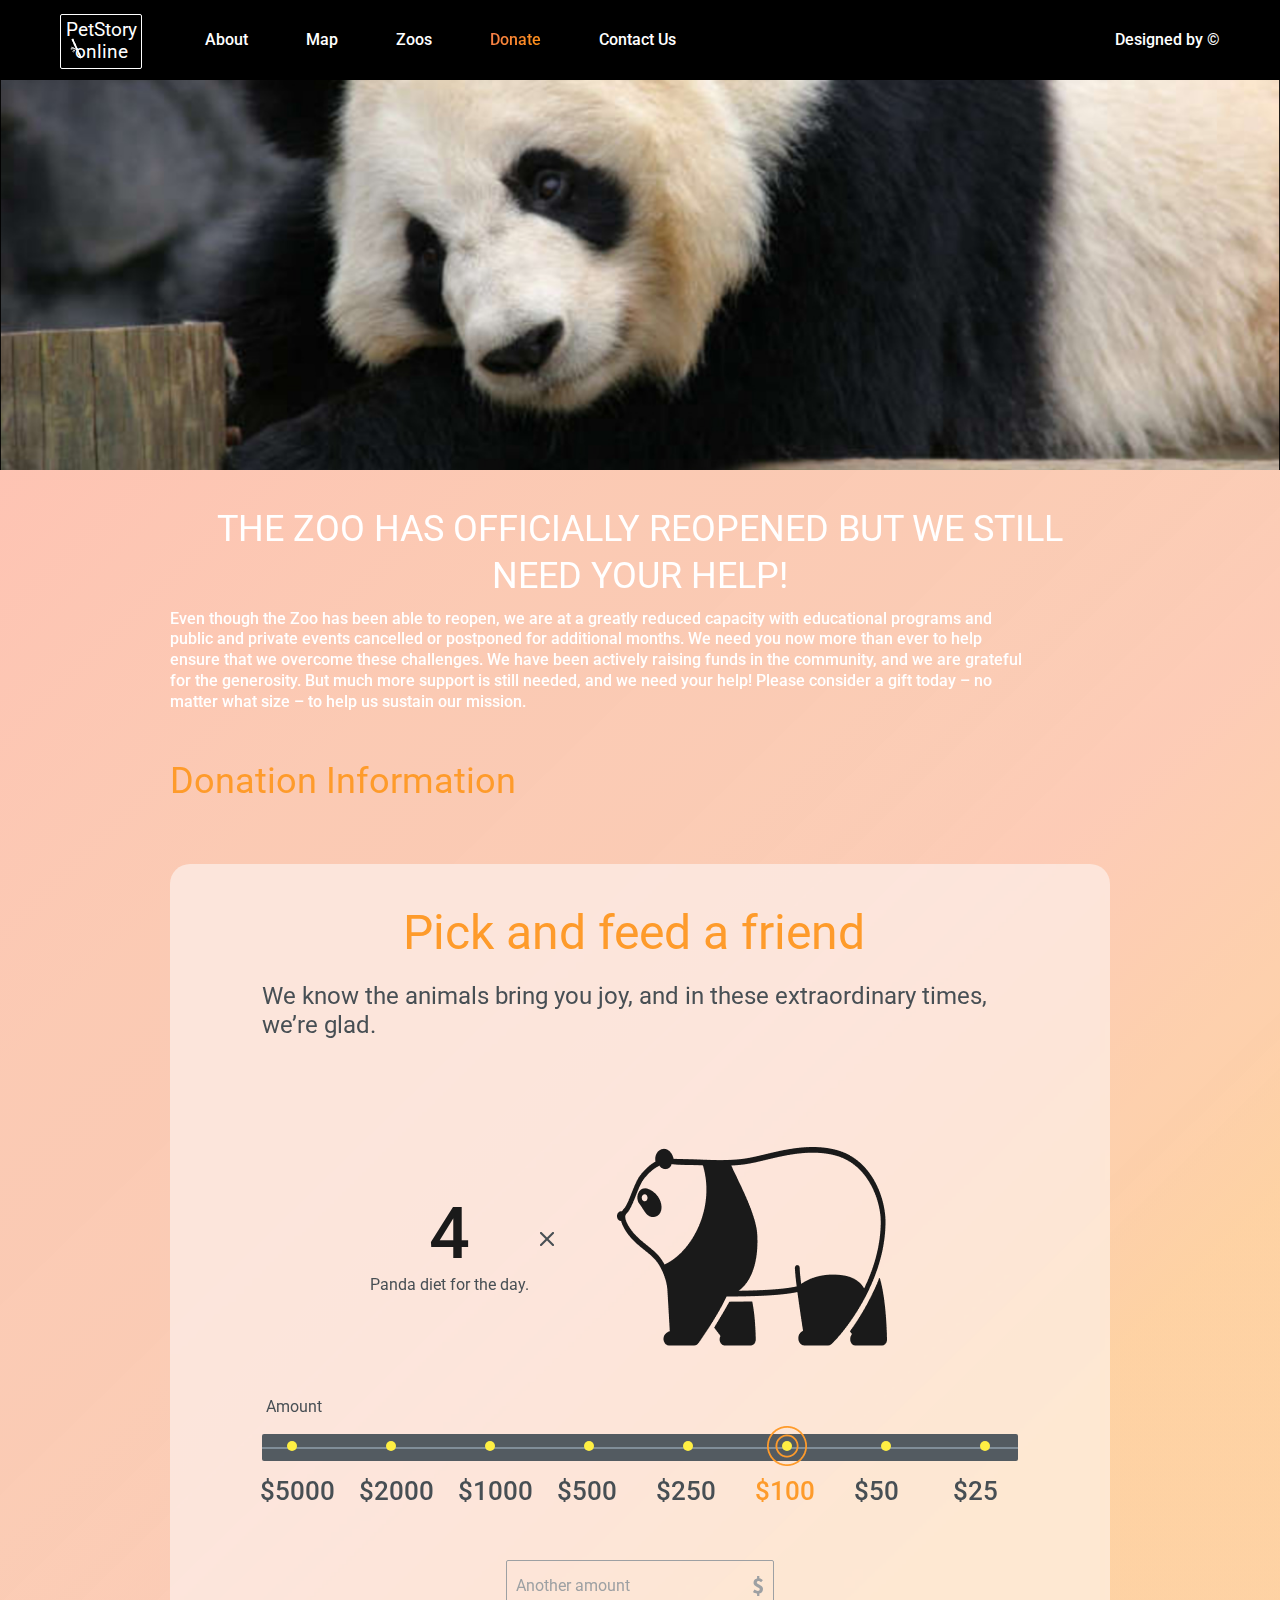
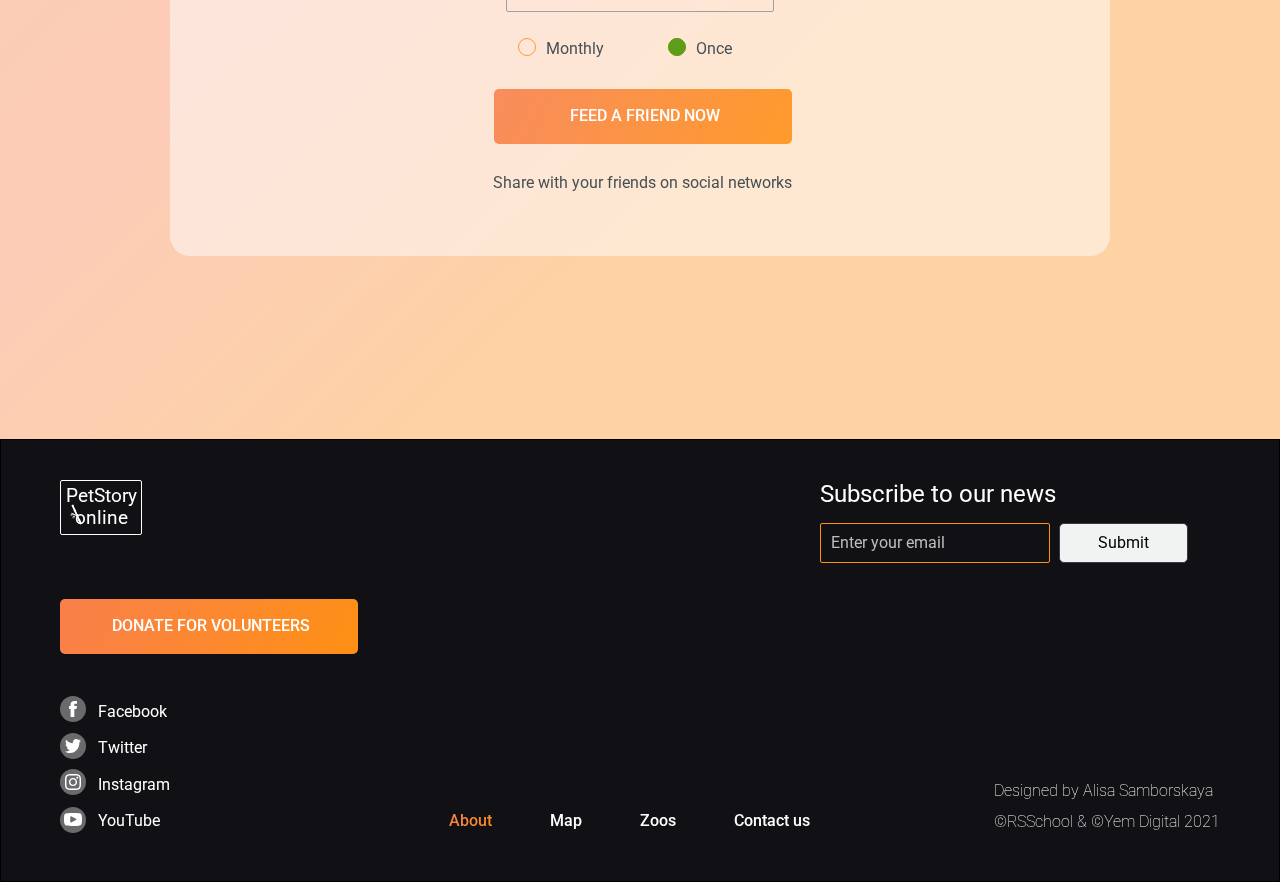
<file: pages/donate/index.html>
<!DOCTYPE html>
<html lang="en">
  <head>
    <meta charset="UTF-8" />
    <meta http-equiv="X-UA-Compatible" content="IE=edge" />
    <meta name="viewport" content="width=device-width, initial-scale=1.0" />
    <title>Online-zoo</title>
    <link rel="shortcut icon" href="../../assets/icons/panda_icon.svg" type="image/x-icon" />
    <link rel="preconnect" href="https://fonts.googleapis.com" />
    <link rel="preconnect" href="https://fonts.gstatic.com" crossorigin />
    <link href="https://fonts.googleapis.com/css2?family=Roboto:wght@300;400;500;700&display=swap" rel="stylesheet" />
    <link rel="stylesheet" href="../../assets/styles/normalize.css" />
    <link rel="stylesheet" href="../main/style.css" />
    <link rel="stylesheet" href="../donate/style.css" />
  </head>
  <body>
    <!-- header  -->
    <header class="header">
      <div class="container header__container">
        <div class="header__logo logo__container">
          <a href="#">
            <p class="logo__title">PetStory online</p>
            <img class="logo__img" src="../../assets/icons/logo_bamboo.svg" alt="" />
          </a>
        </div>

        <!-- navigation -->
        <nav class="nav header__nav">
          <ul class="nav__list">
            <li class="nav__item">
              <a class="nav__link" href="#">About</a>
            </li>
            <li class="nav__item">
              <a class="nav__link" href="#">Map</a>
            </li>
            <li class="nav__item">
              <a class="nav__link" href="#">Zoos</a>
            </li>
            <li class="nav__item">
              <a class="nav__link nav__link-active" href="../donate/index.html">Donate</a>
            </li>
            <li class="nav__item">
              <a class="nav__link" href="#">Contact Us</a>
            </li>
          </ul>
          <div class="nav__author">
            <a class="nav__link" href="#" target="_blank">Designed by ©</a>
          </div>
        </nav>
      </div>
    </header>
    <main>
      <section class="main">
        <div class="container"></div>
      </section>

      <!-- donation -->
      <section class="donation">
        <div class="container donation__wrapper">
          <h3 class="donation__title">THE ZOO HAS OFFICIALLY REOPENED BUT WE STILL NEED YOUR HELP!</h3>
          <p class="donation__text">
            Even though the Zoo has been able to reopen, we are at a greatly reduced capacity with educational programs
            and public and private events cancelled or postponed for additional months. We need you now more than ever
            to help ensure that we overcome these challenges. We have been actively raising funds in the community, and
            we are grateful for the generosity. But much more support is still needed, and we need your help! Please
            consider a gift today – no matter what size – to help us sustain our mission.
          </p>
          <p class="donation__caption">Donation Information</p>

          <div class="donation__form-wrapper">
            <p class="donation__form-title">Pick and feed a friend</p>
            <p class="donation__form-subtitle">
              We know the animals bring you joy, and in these extraordinary times, we’re glad.
            </p>
            <div class="donation__form-diet">
              <div class="donation__form-diet__day">
                <p class="donation__form-diet__number">4</p>
                <p class="donation__form-diet__text">Panda diet for the day.</p>
              </div>
              <div class="donation__form-diet__icon"></div>
              <div class="donation__form-diet__image">
                <img src="../../assets/images/animals-widget.png" alt="Panda" />
              </div>
            </div>

            <form class="donation__form">
              <div class="progress-bar">
                <p class="progress-bar__title">Amount</p>
                <div class="progress-bar__background">
                  <div class="progress-bar__line"></div>
                </div>
                <div class="progress-bar__scale">
                  <div class="progress-bar__container">
                    <input class="progress-bar__input" type="radio" id="amount5000" name="amount" value="5000" />
                    <label class="progress-bar__label" for="amount5000">$5000</label>
                  </div>
                  <div class="progress-bar__container">
                    <input class="progress-bar__input" type="radio" id="amount2000" name="amount" value="2000" />
                    <label class="progress-bar__label" for="amount2000">$2000</label>
                  </div>
                  <div class="progress-bar__container">
                    <input class="progress-bar__input" type="radio" id="amount1000" name="amount" value="1000" />
                    <label class="progress-bar__label" for="amount1000">$1000</label>
                  </div>
                  <div class="progress-bar__container">
                    <input class="progress-bar__input" type="radio" id="amount500" name="amount" value="500" />
                    <label class="progress-bar__label" for="amount500">$500</label>
                  </div>
                  <div class="progress-bar__container">
                    <input class="progress-bar__input" type="radio" id="amount250" name="amount" value="250" />
                    <label class="progress-bar__label" for="amount250">$250</label>
                  </div>
                  <div class="progress-bar__container">
                    <input class="progress-bar__input" type="radio" id="amount100" name="amount" value="100" checked />
                    <label class="progress-bar__label" for="amount100">$100</label>
                  </div>
                  <div class="progress-bar__container">
                    <input class="progress-bar__input" type="radio" id="amount50" name="amount" value="50" />
                    <label class="progress-bar__label" for="amount50">$50</label>
                  </div>
                  <div class="progress-bar__container">
                    <input class="progress-bar__input" type="radio" id="amount25" name="amount" value="25" />
                    <label class="progress-bar__label" for="amount25">$25</label>
                  </div>
                </div>
              </div>

              <label class="amount donation__form-amount">
                <input
                  class="donation__form-input"
                  type="number"
                  id="another-amount"
                  placeholder="Another amount"
                  min="0"
                  max="9999"
                  title="Значение должно быть меньше или равно 9999"
                />
              </label>

              <div class="options donation__form-options">
                <div class="options__item">
                  <input class="options__input" type="radio" id="monthly" name="spacing" />
                  <label class="options__label" for="monthly">Monthly</label>
                </div>
                <div class="options__item">
                  <input class="options__input" type="radio" id="once" name="spacing" checked />
                  <label class="options__label" for="once">Once</label>
                </div>
              </div>

              <div class="donation__form-button">
                <button class="button button_bordered">
                  <a class="button__link" href="../donate/index.html" target="_blank">Feed a friend now</a>
                </button>
              </div>
            </form>
            <p class="donation__social">Share with your friends on social networks</p>
          </div>
        </div>
      </section>
    </main>
    <!-- footer -->
    <footer class="footer">
      <div class="container">
        <div class="footer__header">
          <div class="footer__logo logo__container logo__container_footer">
            <a class="logo" href="../main/index.html">
              <p class="logo__title">PetStory online</p>
              <img class="logo__img" src="../../assets/icons/logo_bamboo.svg" alt="" />
            </a>
          </div>
          <form class="subscribe" id="subscribe">
            <p class="subscribe__title">Subscribe to our news</p>
            <input class="subscribe__input" type="email" placeholder="Enter your email" required />
            <button class="subscribe__button" type="submit">Submit</button>
          </form>
        </div>

        <div class="footer__button">
          <button class="button"><a class="button__link" href="../donate/index.html">donate for volunteers</a></button>
        </div>

        <div class="footer__nav-wrap">
          <ul class="social footer__social">
            <li class="social__item">
              <a class="social__link" href="https://ru-ru.facebook.com/">
                <span class="social__icon">
                  <span class="icon icon-facebook"></span>
                </span>
                <span class="social__text">Facebook</span>
              </a>
            </li>
            <li class="social__item">
              <a class="social__link" href="https://twitter.com/">
                <span class="social__icon">
                  <span class="icon icon-twitter"></span>
                </span>
                <span class="social__text">Twitter</span>
              </a>
            </li>
            <li class="social__item">
              <a class="social__link" href="https://www.instagram.com/">
                <span class="social__icon">
                  <span class="icon icon-instagram"></span>
                </span>
                <span class="social__text">Instagram</span>
              </a>
            </li>
            <li class="social__item">
              <a class="social__link" href="https://www.youtube.com/">
                <span class="social__icon">
                  <span class="icon icon-YouTube"></span>
                </span>
                <span class="social__text">YouTube</span>
              </a>
            </li>
          </ul>
          <nav class="nav footer__nav">
            <ul class="nav__list">
              <li class="nav__item nav__item-footer">
                <a class="nav__link nav__link-active" href="#">About</a>
              </li>
              <li class="nav__item nav__item-footer">
                <a class="nav__link" href="#">Map</a>
              </li>
              <li class="nav__item nav__item-footer">
                <a class="nav__link" href="#">Zoos</a>
              </li>
              <li class="nav__item nav__item-footer">
                <a class="nav__link" href="#">Contact us</a>
              </li>
            </ul>
          </nav>
          <div class="copyrigh">
            <p class="copyrigh__text">
              <a href="#" target="_blank">Designed by Alisa Samborskaya</a>
            </p>
            <p class="copyrigh__text"><a href="https://rs.school/" target="_blank">©RSSchool & ©Yem Digital 2021</a></p>
          </div>
        </div>
      </div>
    </footer>
  </body>
</html>
</file>
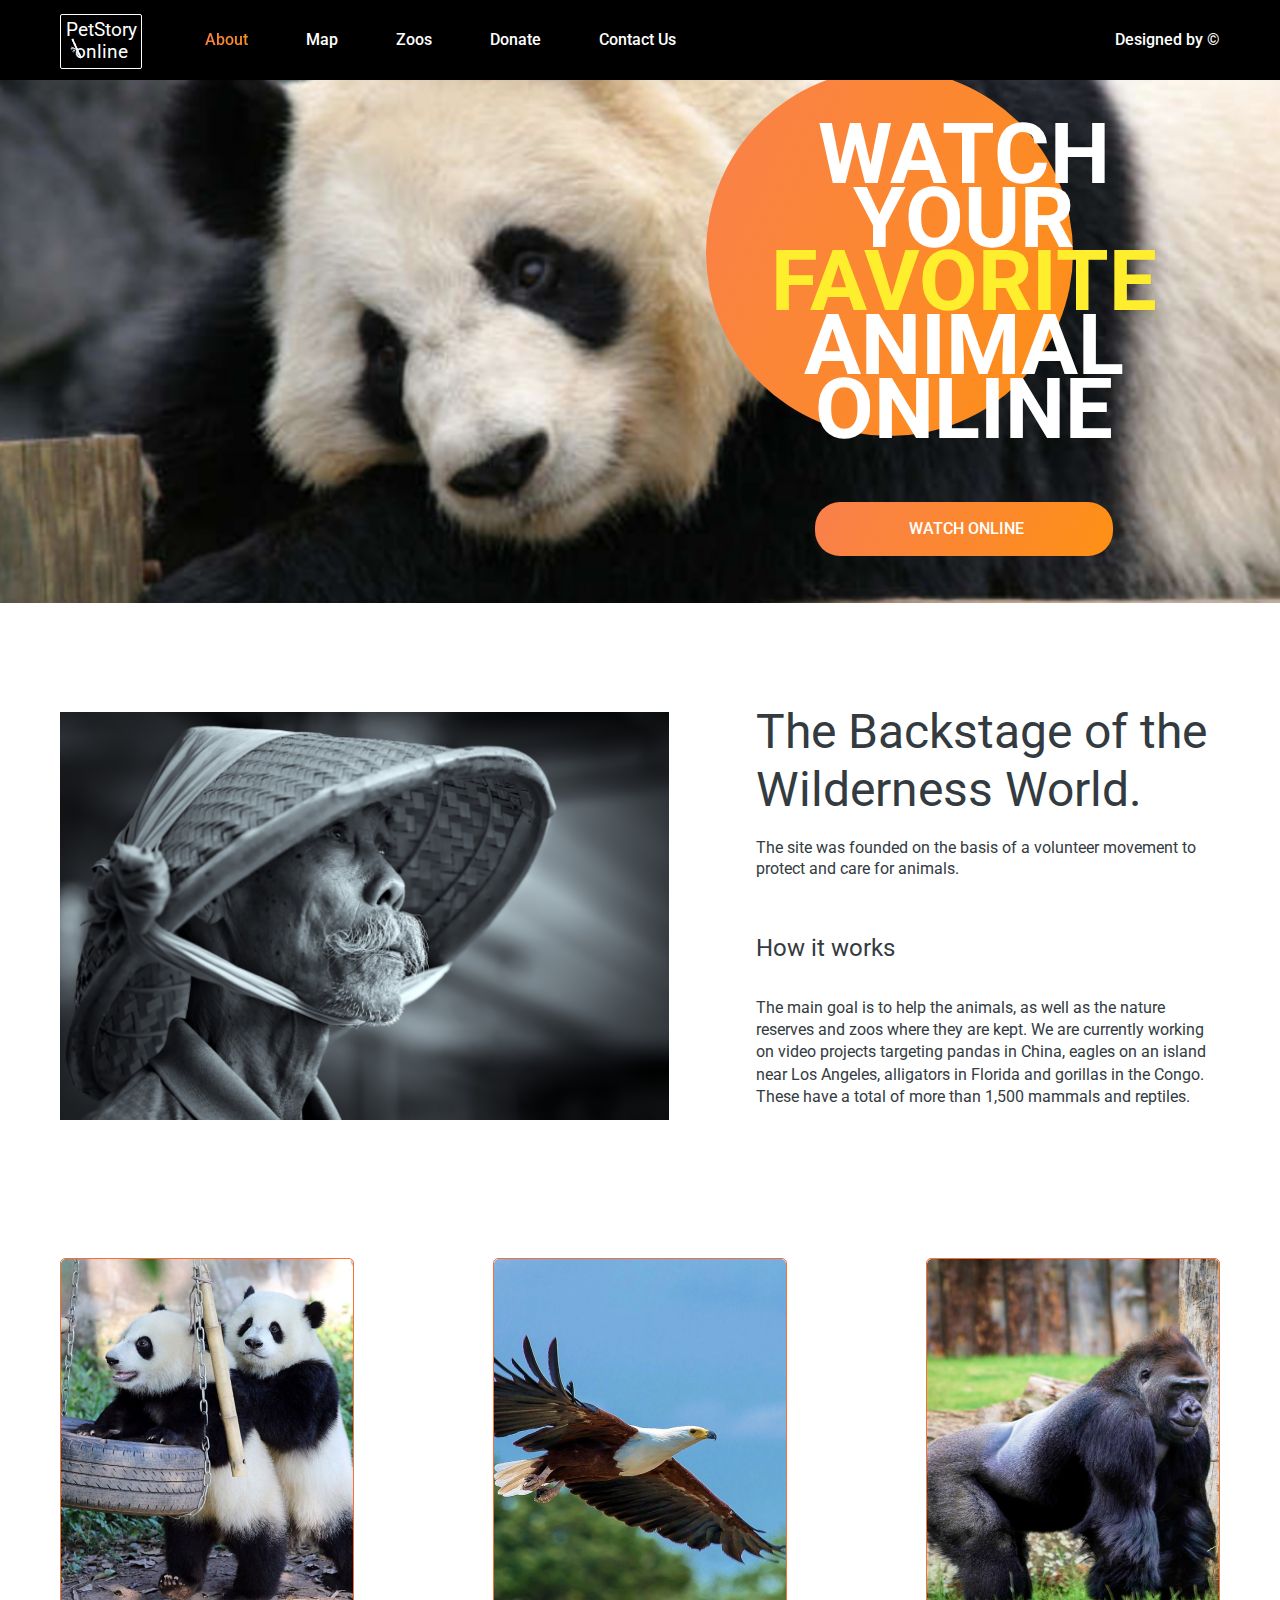
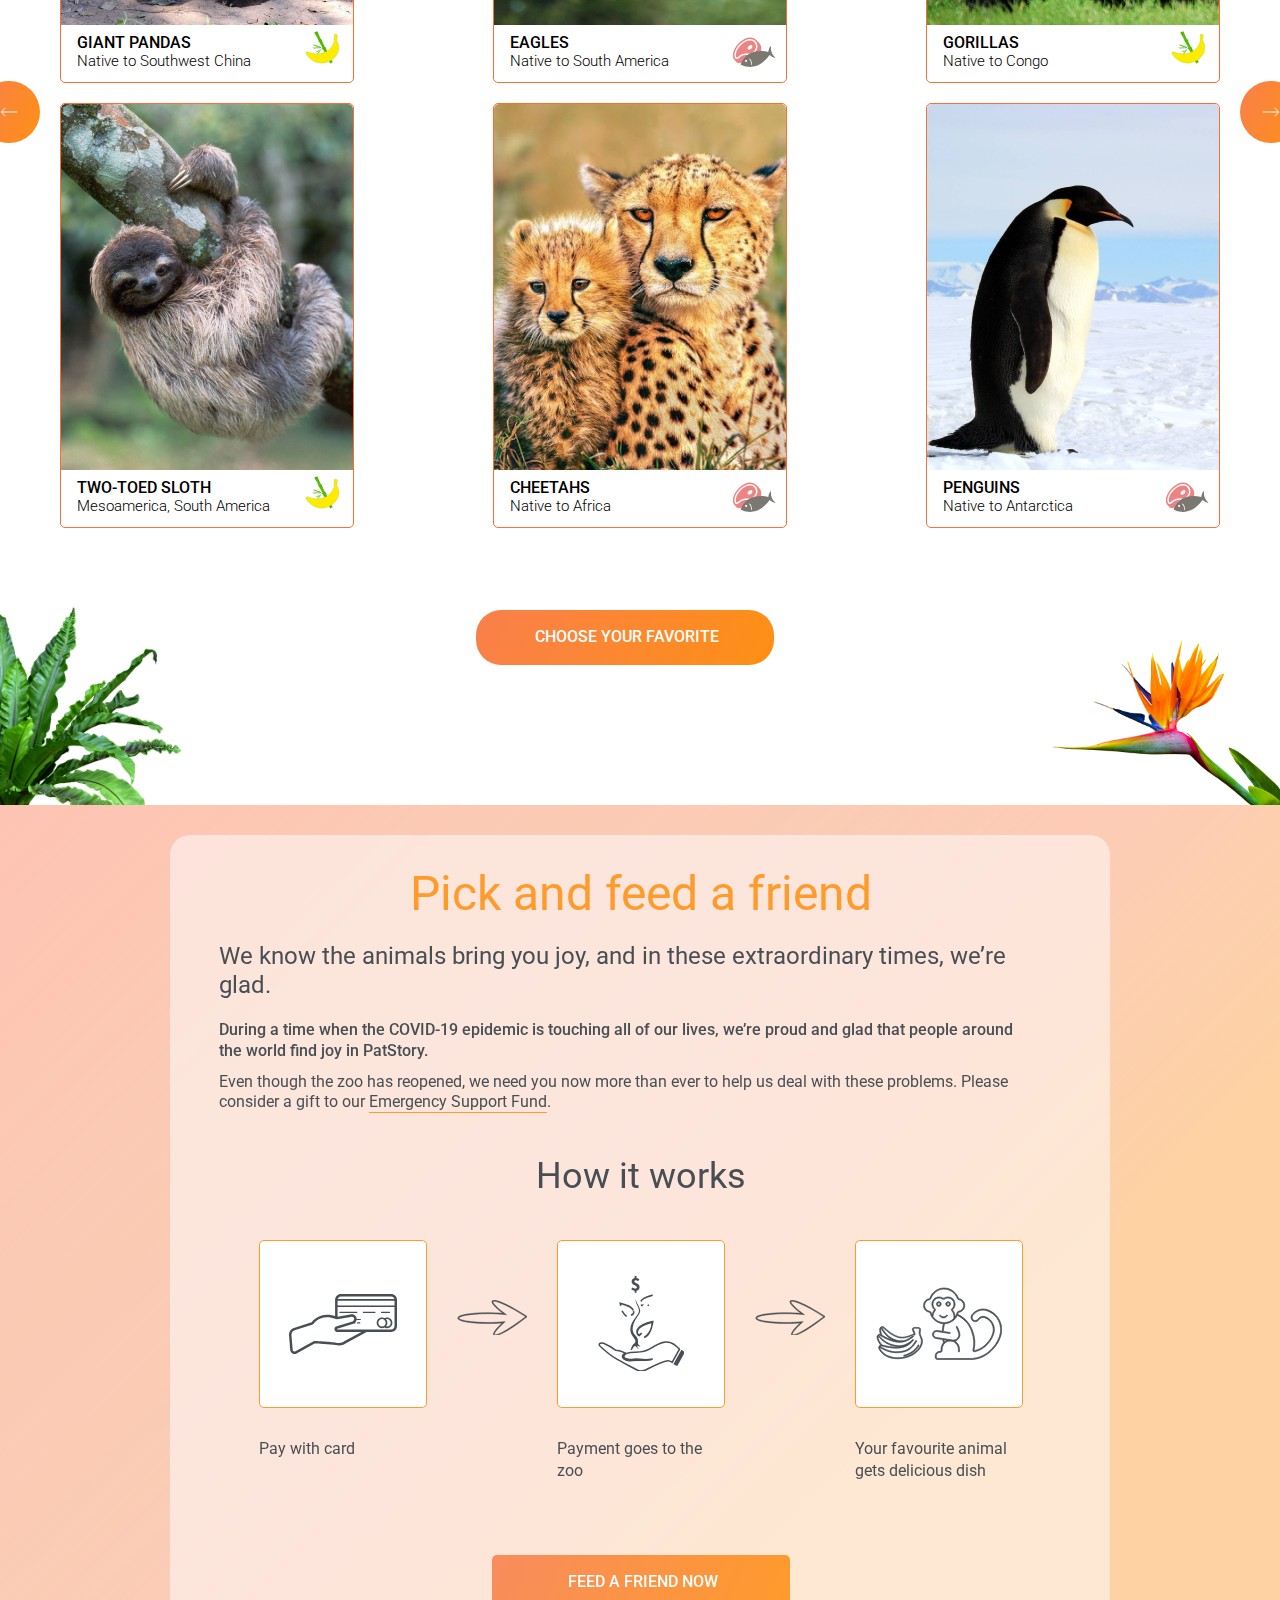
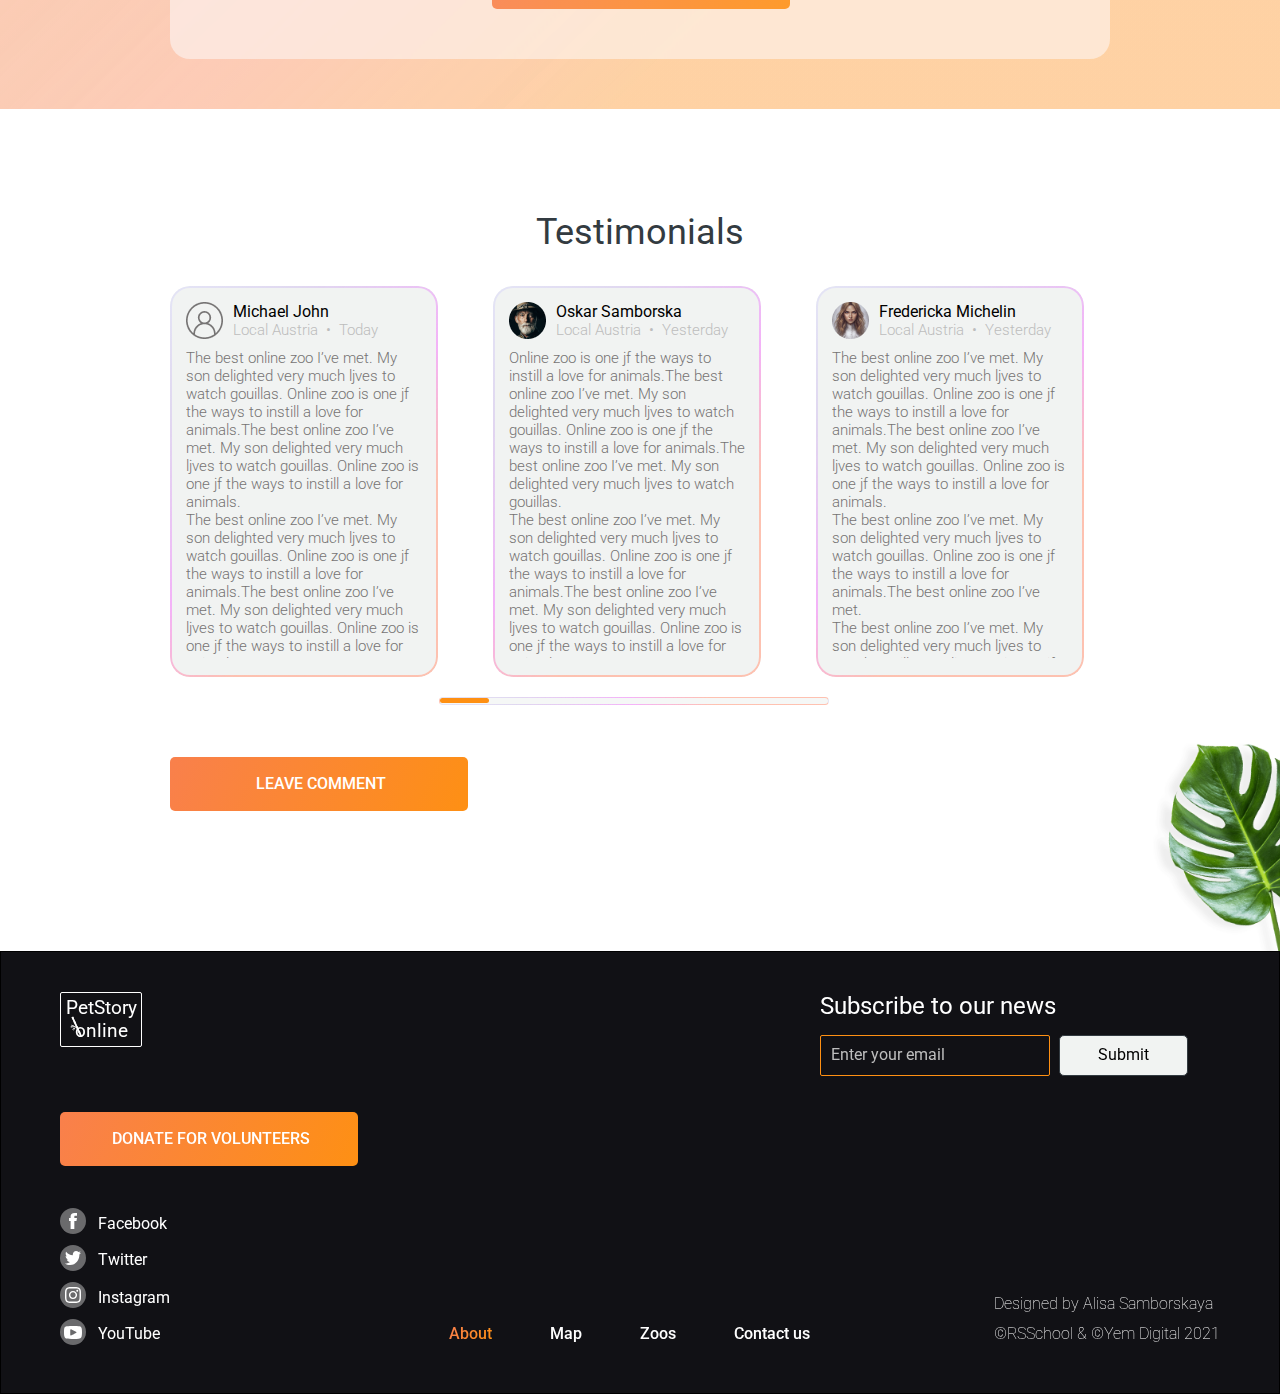
<file: pages/main/index.html>
<!DOCTYPE html>
<html lang="en">
  <head>
    <meta charset="UTF-8" />
    <meta http-equiv="X-UA-Compatible" content="IE=edge" />
    <meta name="viewport" content="width=device-width, initial-scale=1.0" />
    <title>Online-zoo</title>
    <link rel="shortcut icon" href="../../assets/icons/panda_icon.svg" type="image/x-icon" />
    <link rel="preconnect" href="https://fonts.googleapis.com" />
    <link rel="preconnect" href="https://fonts.gstatic.com" crossorigin />
    <link
      href="https://fonts.googleapis.com/css2?family=Roboto:wght@300;400;500;600;700&display=swap"
      rel="stylesheet"
    />
    <link rel="stylesheet" href="../../assets/styles/normalize.css" />
    <link rel="stylesheet" href="../main/style.css" />
  </head>
  <body>
    <!-- header  -->
    <header class="header">
      <div class="container header__container">
        <div class="header__logo logo__container">
          <a href="#">
            <p class="logo__title">PetStory online</p>
            <img class="logo__img" src="../../assets/icons/logo_bamboo.svg" alt="" />
          </a>
        </div>

        <!-- navigation -->
        <nav class="nav header__nav">
          <ul class="nav__list">
            <li class="nav__item">
              <a class="nav__link nav__link-active" href="#">About</a>
            </li>
            <li class="nav__item">
              <a class="nav__link" href="#">Map</a>
            </li>
            <li class="nav__item">
              <a class="nav__link" href="#">Zoos</a>
            </li>
            <li class="nav__item">
              <a class="nav__link" href="../donate/index.html">Donate</a>
            </li>
            <li class="nav__item">
              <a class="nav__link" href="#">Contact Us</a>
            </li>
          </ul>
          <div class="nav__author">
            <a class="nav__link" href="#" target="_blank">Designed by ©</a>
          </div>

        </nav>
        <div class="hamburger header__hamburger hamburger__open">
          <span class="hamburger__line"></span>
        </div>
      </div>
      <div class="container burger__menu">
        <div class="header__logo logo__container">
          <a class="logo" href="../main/index.html">
            <p class="logo__text">PetStory online</p>
            <img class="logo__img" src="../../assets/icons/logo_bamboo_burger.svg" alt="">
          </a>
        </div>
        <nav class="nav header__nav">
          <ul class="nav__list">
            <li class="nav__item"><a class="nav__link nav__link-active" href="#">About</a>
            </li>
            <li class="nav__item"><a class="nav__link" href="#">Map</a></li>
            <li class="nav__item"><a class="nav__link" href="#">Zoos</a></li>
            <li class="nav__item"><a class="nav__link" href="../donate/index.html">Donate</a></li>
            <li class="nav__item"><a class="nav__link" href="#">Contact us</a></li>
          </ul>
          <div class="nav__link_end">
            <a class="nav__link" href="#"
              target="_blank">Designed
              by ©</a>
          </div>
    </header>

    <main>
      <!-- main -->
      <section class="main">
        <div class="container main__container">
          <div class="main__wrapper">
            <p class="main__title">Watch your <span>favorite</span> animal online</p>
          </div>
          <div class="main__button">
            <button class="button button__rounded"><a class="button__link" href="#">watch online</a></button>
          </div>
        </div>
      </section>

      <!-- about -->
      <section class="about">
        <div class="container about__container">
          <img class="about__image" src="../../assets/images/BambooCap.png" alt="Bamboo cap" />
          <div class="about__content">
            <h2 class="about__title">The Backstage of the Wilderness World.</h2>
            <p class="about__text about__text-line">
              The site was founded on the basis of a volunteer movement to protect and care for animals.
            </p>
            <p class="about__subtitle">How it works</p>
            <p class="about__text">
              The main goal is to help the animals, as well as the nature reserves and zoos where they are kept. We are
              currently working on video projects targeting pandas in China, eagles on an island near Los Angeles,
              alligators in Florida and gorillas in the Congo. These have a total of more than 1,500 mammals and
              reptiles.
            </p>
          </div>
        </div>
      </section>

      <!-- animals -->
      <section class="animals">
        <div class="nav__container">
          <button class="arrow nav__prev">
            <svg width="18" height="10" viewBox="0 0 18 10" fill="none" xmlns="http://www.w3.org/2000/svg">
              <path
                d="M5.00179 9.10745L5.10646 9.2094L5.21112 9.10745L5.35128 8.97092L5.46159 8.86347L5.35128 8.75602L1.74841 5.24656L17 5.24656H17.15V5.09656V4.90344V4.75344H17L1.74878 4.75344L5.35129 1.24398L5.46158 1.13653L5.35128 1.02909L5.21112 0.892552L5.10646 0.790595L5.00179 0.892553L0.895334 4.89275L0.785027 5.0002L0.895338 5.10764L5.00179 9.10745Z"
                fill="white"
                stroke="white"
                stroke-width="0.3"
              />
            </svg>
          </button>
          <button class="arrow nav__next">
            <svg width="18" height="10" viewBox="0 0 18 10" fill="none" xmlns="http://www.w3.org/2000/svg">
              <path
                d="M12.9982 0.892548L12.8935 0.7906L12.7889 0.892552L12.6487 1.02908L12.5384 1.13653L12.6487 1.24398L16.2516 4.75344H1H0.85V4.90344V5.09656V5.24656H1H16.2512L12.6487 8.75602L12.5384 8.86347L12.6487 8.97091L12.7889 9.10745L12.8935 9.2094L12.9982 9.10745L17.1047 5.10725L17.215 4.9998L17.1047 4.89236L12.9982 0.892548Z"
                fill="white"
                stroke="white"
                stroke-width="0.3"
              />
            </svg>
          </button>
        </div>
        <div class="container animals__container">
          <div class="animals__slider">
            <div class="slide__layout active"></div>
            <div class="slide__layout"></div>
            <div class="slide__layout"></div>
          </div>
          <div class="animals__button">
            <button class="button button__rounded"><a class="button__link" href="#map">choose your favorite</a></button>
          </div>
        </div>
      </section>

      <!-- donation -->
      <section class="donation">
        <div class="donation__wrapper">
          <div class="donation__container container">
            <div class="donation__content">
              <h2 class="donation__title">Pick and feed a friend</h2>
              <p class="donation__subtitle">
                We know the animals bring you joy, and in these extraordinary times, we’re glad.
              </p>
              <p class="donation__desc">
                During a time when the COVID-19 epidemic is touching all of our lives, we’re proud and glad that people
                around the world find joy in PatStory.
              </p>
              <p class="donation__text">
                Even though the zoo has reopened, we need you now more than ever to help us deal with these problems.
                Please consider a gift to our
                <a class="donation__link" href="../donate/index.html">Emergency Support Fund.</a>
              </p>
            </div>
            <h3 class="donation___caption">How it works</h3>
            <div class="donation__col">
              <div class="process">
                <span class="icon-square">
                  <span class="ico_pay"></span>
                </span>
                <p class="process__desc">Pay with card</p>
              </div>
              <div class="process">
                <span class="icon-square">
                  <span class="ico_zoo"></span>
                </span>
                <p class="process__desc">Payment goes to the zoo</p>
              </div>
              <div class="process">
                <span class="icon-square">
                  <span class="ico_monkey"></span>
                </span>
                <p class="process__desc">Your favourite animal gets delicious dish</p>
              </div>
            </div>
            <div class="donation__button">
              <button class="button button_bordered">
                <a class="button__link" href="#">Feed a friend now</a>
              </button>
            </div>
          </div>
        </div>
      </section>

      <section class="testimonials">
        <div class="container testimonials__wrapper">
          <h3 class="testimonials__title">Testimonials</h3>
          <div class="testimonials__container">
            <div class="comment">
              <div class="comment__header">
                <img class="comment__image" src="../../assets/images/user_icon1.png" alt="comment-photo" />
                <div class="comment__info">
                  <p class="comment__title">Michael John</p>
                  <p class="comment__desc">Local Austria&ensp;•&ensp;Today</p>
                </div>
              </div>
              <p class="comment__text">
                The best online zoo I’ve met. My son delighted very much ljves to watch gouillas. Online zoo is one jf
                the ways to instill a love for animals.The best online zoo I’ve met. My son delighted very much ljves to
                watch gouillas. Online zoo is one jf the ways to instill a love for animals. <br />
                The best online zoo I’ve met. My son delighted very much ljves to watch gouillas. Online zoo is one jf
                the ways to instill a love for animals.The best online zoo I’ve met. My son delighted very much ljves to
                watch gouillas. Online zoo is one jf the ways to instill a love for animals.
              </p>
            </div>
            <div class="comment" id="1">
              <div class="comment__header">
                <img class="comment__image" src="../../assets/images/user_icon2.png" alt="comment-photo" />
                <div class="comment__info">
                  <p class="comment__title">Oskar Samborska</p>
                  <p class="comment__desc">Local Austria&ensp;•&ensp;Yesterday</p>
                </div>
              </div>
              <p class="comment__text">
                Online zoo is one jf the ways to instill a love for animals.The best online zoo I’ve met. My son
                delighted very much ljves to watch gouillas. Online zoo is one jf the ways to instill a love for
                animals.The best online zoo I’ve met. My son delighted very much ljves to watch gouillas.
                <br />
                The best online zoo I’ve met. My son delighted very much ljves to watch gouillas. Online zoo is one jf
                the ways to instill a love for animals.The best online zoo I’ve met. My son delighted very much ljves to
                watch gouillas. Online zoo is one jf the ways to instill a love for animals.
                <br />
                The best online zoo I’ve met. My son delighted very much ljves to watch gouillas. Online zoo is one jf
                the ways to instill a love for animals.The best online zoo I’ve met. My son delighted very much ljves to
                watch gouillas. Online zoo is one jf the ways to instill a love for animals.
              </p>
            </div>
            <div class="comment" id="2">
              <div class="comment__header">
                <img class="comment__image" src="../../assets/images/user_icon3.png" alt="comment-photo" />
                <div class="comment__info">
                  <p class="comment__title">Fredericka Michelin</p>
                  <p class="comment__desc">Local Austria&ensp;•&ensp;Yesterday</p>
                </div>
              </div>
              <p class="comment__text">
                The best online zoo I’ve met. My son delighted very much ljves to watch gouillas. Online zoo is one jf
                the ways to instill a love for animals.The best online zoo I’ve met. My son delighted very much ljves to
                watch gouillas. Online zoo is one jf the ways to instill a love for animals.
                <br />
                The best online zoo I’ve met. My son delighted very much ljves to watch gouillas. Online zoo is one jf
                the ways to instill a love for animals.The best online zoo I’ve met. <br />
                The best online zoo I’ve met. My son delighted very much ljves to watch gouillas. Online zoo is one jf
                the ways to instill a love for animals.The best online zoo I’ve met. My son delighted very much ljves to
                watch gouillas. Online zoo is one jf the ways to instill a love for animals.
              </p>
            </div>
            <div class="comment" id="3">
              <div class="comment__header">
                <img class="comment__image" src="../../assets/images/user_icon4.png" alt="comment-photo" />
                <div class="comment__info">
                  <p class="comment__title">Mila Riksha</p>
                  <p class="comment__desc">Local Austria&ensp;•&ensp;Yesterday</p>
                </div>
              </div>
              <p class="comment__text">
                My son delighted very much ljves to watch gouillas. Online zoo is one jf the ways to instill a love for
                animals.The best online zoo I’ve met. My son delighted very much ljves to watch gouillas. Online zoo is
                one jf the ways to instill a love for animals.The best online zoo I’ve met. My son delighted very much
                ljves to watch gouillas. Online zoo is one jf the ways to instill a love for animals.The best online zoo
                I’ve met. My son delighted very much ljves to watch gouillas.
                <br />
                The best online zoo I’ve met. My son delighted very much ljves to watch gouillas. Online zoo is one jf
                the ways to instill a love for animals.The best online zoo I’ve met. My son delighted very much ljves to
                watch gouillas. Online zoo is one jf the ways to instill a love for animals.
              </p>
            </div>
            <div class="comment" id="4">
              <div class="comment__header">
                <img class="comment__image" src="../../assets/images/user_icon5.png" alt="comment-photo" />
                <div class="comment__info">
                  <p class="comment__title">Kirill Rybasov</p>
                  <p class="comment__desc">Local Austria&ensp;•&ensp;Yesterday</p>
                </div>
              </div>
              <p class="comment__text">
                Online zoo is one jf the ways to instill a love for animals.The best online zoo I’ve met. My son
                delighted very much ljves to watch gouillas. Online zoo is one jf the ways to instill a love for
                animals.The best online zoo I’ve met. My son delighted very much ljves to watch gouillas.
                <br />
                The best online zoo I’ve met. My son delighted very much ljves to watch gouillas. Online zoo is one jf
                the ways to instill a love for animals.The best online zoo I’ve met. My son delighted very much ljves to
                watch gouillas. Online zoo is one jf the ways to instill a love for animals.
              </p>
            </div>
            <div class="comment" id="5">
              <div class="comment__header">
                <img class="comment__image" src="../../assets/images/user_icon1.png" alt="comment-photo" />
                <div class="comment__info">
                  <p class="comment__title">Tom Cruise</p>
                  <p class="comment__desc">USA&ensp;•&ensp;2 days ago</p>
                </div>
              </div>
              <p class="comment__text">
                The best online zoo I’ve met. My son delighted very much ljves to watch gouillas. Online zoo is one jf
                the ways to instill a love for animals.The best online zoo I’ve met. My son delighted very much ljves to
                watch gouillas. Online zoo is one jf the ways to instill a love for animals. <br />
                The best online zoo I’ve met. My son delighted very much ljves to watch gouillas. Online zoo is one jf
                the ways to instill a love for animals.The best online zoo I’ve met. My son delighted very much ljves to
                watch gouillas. Online zoo is one jf the ways to instill a love for animals.
              </p>
            </div>
            <div class="comment" id="6">
              <div class="comment__header">
                <img class="comment__image" src="../../assets/images/user_icon4.png" alt="comment-photo" />
                <div class="comment__info">
                  <p class="comment__title">Diane Kruger</p>
                  <p class="comment__desc">Germany&ensp;•&ensp;Yesterday</p>
                </div>
              </div>
              <p class="comment__text">
                Online zoo is one jf the ways to instill a love for animals.The best online zoo I’ve met. My son
                delighted very much ljves to watch gouillas. Online zoo is one jf the ways to instill a love for
                animals.The best online zoo I’ve met. My son delighted very much ljves to watch gouillas. <br />
                The best online zoo I’ve met. My son delighted very much ljves to watch gouillas. Online zoo is one jf
                the ways to instill a love for animals.The best online zoo I’ve met. My son delighted very much ljves to
                watch gouillas. Online zoo is one jf the ways to instill a love for animals. <br />
                The best online zoo I’ve met. My son delighted very much ljves to watch gouillas. Online zoo is one jf
                the ways to instill a love for animals.The best online zoo I’ve met. My son delighted very much ljves to
                watch gouillas. Online zoo is one jf the ways to instill a love for animals.
              </p>
            </div>
            <div class="comment" id="7">
              <div class="comment__header">
                <img class="comment__image" src="../../assets/images/user_icon2.png" alt="comment-photo" />
                <div class="comment__info">
                  <p class="comment__title">Jack Nicholson</p>
                  <p class="comment__desc">USA&ensp;•&ensp;Yesterday</p>
                </div>
              </div>
              <p class="comment__text">
                The best online zoo I’ve met. My son delighted very much ljves to watch gouillas. Online zoo is one jf
                the ways to instill a love for animals.The best online zoo I’ve met. My son delighted very much ljves to
                watch gouillas. Online zoo is one jf the ways to instill a love for animals.
                <br />
                The best online zoo I’ve met. My son delighted very much ljves to watch gouillas. Online zoo is one jf
                the ways to instill a love for animals.The best online zoo I’ve met. <br />
                The best online zoo I’ve met. My son delighted very much ljves to watch gouillas. Online zoo is one jf
                the ways to instill a love for animals.The best online zoo I’ve met. My son delighted very much ljves to
                watch gouillas. Online zoo is one jf the ways to instill a love for animals.
              </p>
            </div>
            <div class="comment" id="8">
              <div class="comment__header">
                <img class="comment__image" src="../../assets/images/user_icon4.png" alt="comment-photo" />
                <div class="comment__info">
                  <p class="comment__title">Mila Riksha</p>
                  <p class="comment__desc">Local Austria&ensp;•&ensp;Yesterday</p>
                </div>
              </div>
              <p class="comment__text">
                My son delighted very much ljves to watch gouillas. Online zoo is one jf the ways to instill a love for
                animals.The best online zoo I’ve met. My son delighted very much ljves to watch gouillas. Online zoo is
                one jf the ways to instill a love for animals.The best online zoo I’ve met. My son delighted very much
                ljves to watch gouillas. Online zoo is one jf the ways to instill a love for animals.The best online zoo
                I’ve met. My son delighted very much ljves to watch gouillas.
                <br />
                The best online zoo I’ve met. My son delighted very much ljves to watch gouillas. Online zoo is one jf
                the ways to instill a love for animals.The best online zoo I’ve met. My son delighted very much ljves to
                watch gouillas. Online zoo is one jf the ways to instill a love for animals.
              </p>
            </div>
            <div class="comment" id="9">
              <div class="comment__header">
                <img class="comment__image" src="../../assets/images/user_icon4.png" alt="comment-photo" />
                <div class="comment__info">
                  <p class="comment__title">Oskar Samborska</p>
                  <p class="comment__desc">Local Austria&ensp;•&ensp;Yesterday</p>
                </div>
              </div>
              <p class="comment__text">
                Online zoo is one jf the ways to instill a love for animals.The best online zoo I’ve met. My son
                delighted very much ljves to watch gouillas. Online zoo is one jf the ways to instill a love for
                animals.The best online zoo I’ve met. My son delighted very much ljves to watch gouillas.
                <br />
                The best online zoo I’ve met. My son delighted very much ljves to watch gouillas. Online zoo is one jf
                the ways to instill a love for animals.The best online zoo I’ve met. My son delighted very much ljves to
                watch gouillas. Online zoo is one jf the ways to instill a love for animals.
              </p>
            </div>
            <div class="comment" id="10">
              <div class="comment__header">
                <img class="comment__image" src="../../assets/images/user_icon5.png" alt="comment-photo" />
                <div class="comment__info">
                  <p class="comment__title">David Smith</p>
                  <p class="comment__desc">Canada&ensp;•&ensp;Yesterday</p>
                </div>
              </div>
              <p class="comment__text">
                Online zoo is one jf the ways to instill a love for animals.The best online zoo I’ve met. My son
                delighted very much ljves to watch gouillas. Online zoo is one jf the ways to instill a love for
                animals.The best online zoo I’ve met. My son delighted very much ljves to watch gouillas.
                <br />
                The best online zoo I’ve met. My son delighted very much ljves to watch gouillas. Online zoo is one jf
                the ways to instill a love for animals.The best online zoo I’ve met. My son delighted very much ljves to
                watch gouillas. Online zoo is one jf the ways to instill a love for animals.
              </p>
            </div>
          </div>
          <label class="testimonials__label" for="slider__testimonial">
            <input
              class="testimonials__input"
              type="range"
              min="0"
              max="7"
              step="1"
              value="0"
              id="slider__testimonial"
            />
          </label>
          <div class="testimonials__button">
            <button class="button button__testimonials">
              <a class="button__link" href="#">leave comment</a>
            </button>
          </div>
        </div>
      </section>
    </main>

    <!-- footer -->
    <footer class="footer">
      <div class="container">
        <div class="footer__header">
          <div class="footer__logo logo__container logo__container_footer">
            <a class="logo" href="../main/index.html">
              <p class="logo__title">PetStory online</p>
              <img class="logo__img" src="../../assets/icons/logo_bamboo.svg" alt="" />
            </a>
          </div>
          <form class="subscribe" id="subscribe">
            <p class="subscribe__title">Subscribe to our news</p>
            <input class="subscribe__input" type="email" placeholder="Enter your email" required />
            <button class="subscribe__button" type="submit">Submit</button>
          </form>
        </div>

        <div class="footer__button">
          <button class="button"><a class="button__link" href="../donate/index.html">donate for volunteers</a></button>
        </div>

        <div class="footer__nav-wrap">
          <ul class="social footer__social">
            <li class="social__item">
              <a class="social__link" href="https://ru-ru.facebook.com/">
                <span class="social__icon">
                  <span class="icon icon-facebook"></span>
                </span>
                <span class="social__text">Facebook</span>
              </a>
            </li>
            <li class="social__item">
              <a class="social__link" href="https://twitter.com/">
                <span class="social__icon">
                  <span class="icon icon-twitter"></span>
                </span>
                <span class="social__text">Twitter</span>
              </a>
            </li>
            <li class="social__item">
              <a class="social__link" href="https://www.instagram.com/">
                <span class="social__icon">
                  <span class="icon icon-instagram"></span>
                </span>
                <span class="social__text">Instagram</span>
              </a>
            </li>
            <li class="social__item">
              <a class="social__link" href="https://www.youtube.com/">
                <span class="social__icon">
                  <span class="icon icon-YouTube"></span>
                </span>
                <span class="social__text">YouTube</span>
              </a>
            </li>
          </ul>
          <nav class="nav footer__nav">
            <ul class="nav__list">
              <li class="nav__item nav__item-footer">
                <a class="nav__link nav__link-active" href="#">About</a>
              </li>
              <li class="nav__item nav__item-footer">
                <a class="nav__link" href="#">Map</a>
              </li>
              <li class="nav__item nav__item-footer">
                <a class="nav__link" href="#">Zoos</a>
              </li>
              <li class="nav__item nav__item-footer">
                <a class="nav__link" href="#">Contact us</a>
              </li>
            </ul>
          </nav>
          <div class="copyrigh">
            <p class="copyrigh__text">
              <a href="#" target="_blank">Designed by Alisa Samborskaya</a>
            </p>
            <p class="copyrigh__text"><a href="https://rs.school/" target="_blank">©RSSchool & ©Yem Digital 2021</a></p>
          </div>
        </div>
      </div>
    </footer>
    <script type="module" src="../main/script.js"></script>
    <script type="module" src="../burger.js"></script>
  </body>
</html>
</file>
<file: pages/main/style.css>
* {
    box-sizing: border-box;
}

html {
    font-size: 10px;
    scroll-behavior: smooth;
}

body {
    font-family: 'Roboto', sans-serif;
    font-style: normal;
    font-weight: 400;
    font-size: 1.6rem;
    line-height: 140%;
    color: #333B41;
}

h2 {
    font-weight: 400;
    font-size: 48px;
    line-height: 1.2;
}

h3 {
    font-weight: 400;
    font-size: 36px;
    line-height: 1.3;
    color: #333B41;
}

.button {
    padding: 16px 1px 16px 5px;
    min-width: 298px;
    font-weight: 500;
    line-height: 140%;
    text-align: center;
    text-transform: uppercase;
    background-color: #FE9013;
    background-image: linear-gradient(113.96deg, #F9804B 1.49%, #FE9013 101.44%);
    border-radius: 5px;
    border: none;
    cursor: pointer;
    transition: all 0.5s ease-in-out;
}

.button__rounded {
    border-radius: 25px;
}

.button__link {
    color: #FFFFFF;
    text-decoration: none;
}

.button:hover {
    background: #E47209;
}

.button:active {
    background: #4B9200;
}

a {
    text-decoration: none;
}

.scroll {
    overflow-y: clip;
}

.header__hamburger {
    display: none;
}

.hamburger {
    position: relative;
    width: 18px;
    height: 10px;
}

.hamburger__line,
.hamburger__open:after,
.hamburger__open:before {
    content: "";
    position: absolute;
    width: 100%;
    height: 2px;
    background: #FFFFFF;
    border-radius: 2px;
}

.hamburger__line {
    top: calc(50% - 1px);
}

.hamburger__open:before {
    top: 0;
}

.hamburger__open:after {
    bottom: 0;
}

.burger__menu {
    display: none;
}

.container {
    max-width: 1240px;
    margin: auto;
    padding: 0 40px;
}

/* header styles  */

.header {
    position: relative;
    background: #000000;
    padding: 14px 0;
    z-index: 2;
}

.header__container {
    display: flex;
    align-items: center;
    justify-content: space-between;
}

.header__logo {
    margin-right: 63px;
}

.logo__container {
    position: relative;
    width: 82px;
    height: 52px;
}

.logo__title {
    font-size: 19px;
    line-height: 1.2;
    text-align: center;
    color: #FFFFFF;
    padding: 3.55px 4.75px;
    border: 1px solid #FFFFFF;
    border-radius: 2px;
}

.logo__img {
    position: absolute;
    left: 10px;
    bottom: 7px;
}

.header__nav {
    width: 100%;
}

.nav {
    display: flex;
}

.nav__list {
    display: flex;
    align-items: center;
    list-style: none;
}

.nav__item:not(:last-child) {
    margin-right: 58px;
}

.nav__link {
    font-weight: 500;
    text-decoration: none;
    color: #FFFFFF;
    transition: all 0.5s ease-out;
}

.nav__link-active {
    background: linear-gradient(113.96deg, #F9804B 1.49%, #FE9013 101.44%);
    -webkit-background-clip: text;
    -webkit-text-fill-color: transparent;
    background-clip: text;
    cursor: default;
}

.nav__link:hover {
    font-weight: 500;
    background: linear-gradient(113.96deg, #F9804B 1.49%, #FE9013 101.44%);
    -webkit-background-clip: text;
    -webkit-text-fill-color: transparent;
    background-clip: text;
}

.nav__author {
    display: flex;
    justify-content: end;
    flex-grow: 1;
}

/* main section */

.main {
    padding: 86px 0 100px;
    background: url(../../assets/images/GiantPanda.png) no-repeat center;
    background-position: center -80px;
    background-size: 100%;
}

.main__container {
    display: flex;
    flex-direction: column;
    align-items: flex-end;
}

.main__wrapper {
    margin-bottom: 60px;
}

.main__title {
    position: relative;
    width: 500.51px;


    font-weight: 700;
    font-size: 10.65rem;
    line-height: 75%;

    text-align: center;
    text-transform: uppercase;
    color: #FFFFFF;
    z-index: 1;
}

.main__title span {
    color: #FFEE2E;
}

.main__title:before {
    content: "";
    position: absolute;
    width: 465px;
    height: 465px;
    right: 109px;
    bottom: 8px;
    border-radius: 50%;
    background: linear-gradient(113.96deg, #F9804B 1.49%, #FE9013 101.44%);
    z-index: -1;
}

.main__button {
    margin-right: 100px;
}

/* about */

.about {
    position: relative;
    padding: 140px 0 180px;
    background: #FFFFFF;
    overflow: hidden;
}

.about::before {
    content: "";
    position: absolute;
    background-image: url(../../assets/images/flower.png);
    background-repeat: no-repeat;
    filter: drop-shadow(0px 4px 4px rgba(0, 0, 0, 0.25));
    width: 293px;
    height: 605px;
    top: 12px;
    right: -89px;
}

.about__container {
    display: grid;
    grid-template-columns: 609px 1fr;
    column-gap: 87px;
}

.about__image {
    width: 100%;
    height: 100%;
    object-fit: cover;
}

.about__title {
    margin: 0 0 20px;
}

.about__text {
    margin: 0;
}

.about__text-line {
    margin: 0 0 54px;
    line-height: 130%;
}

.about__subtitle {
    margin: 0 0 34px;
    font-size: 2.4rem;
    line-height: 120%;
}

/* animals */

.animals {
    position: relative;
    background: #FFFFFF;
    padding: 0 0 100px;
    overflow: hidden;
}

.animals::before {
    content: "";
    position: absolute;
    background: url(../../assets/images/palm_foto.png);
    background-repeat: no-repeat;
    background-size: contain;
    width: 880px;
    height: 460px;
    bottom: 0;
    left: -588px;
}

.animals::after {
    content: "";
    position: absolute;
    background: url(../../assets/images/strelitzia.png);
    background-repeat: no-repeat;
    background-size: contain;
    width: 368px;
    height: 275px;
    bottom: 0;
    right: 0;
}

.animals__slider {
    position: relative;
    overflow: hidden;
}

.slide__layout {
    display: none;
    flex-wrap: wrap;
    justify-content: space-between;
    row-gap: 20px;
    position: relative;
    height: 100%;
    width: 100%;
    /* animation: 0.5s linear; */
    animation: 1s linear;
}

.slide__layout.next,
.slide__layout.active {
    display: flex;
}

.slide__layout.next {
    position: absolute;
    top: 0;
}

.card {
    display: flex;
    flex-direction: column;
    width: 366px;
    background: #FFFFFF;
    border: 1px solid #fa6f32;
    border-radius: 5px;
    overflow: hidden;
    cursor: pointer;
    transition: all 0.5s ease-in;
}

.slide__image {
    flex-grow: 1;
    width: 100%;
    height: 366px;
    border-radius: 5px 5px 0 0;
    object-fit: cover;
    border-style: none;
    transition: all 0.5s ease-in;
}

.slide__image:hover {
    filter: brightness(0.25);
    transform: scale(1.1);
}

.card:hover .slide__image {
    filter: brightness(0.25);
    transform: scale(1.1);
}

.card:hover .slide__icon {
    display: none;
}

.card:hover .slide__container {
    transform: translate(0, -350%);
    transition: all 0.5s ease-in;
}

.card:hover .slide__title,
.card:hover .slide__desc {
    color: #FFFFFF;
}

.slide__container {
    display: flex;
    justify-content: space-between;
}

.slide__content {
    margin: 8px 0 12px 16px;
}

.slide__title {
    font-weight: 500;
    line-height: 120%;
    text-transform: uppercase;
    color: #000000;
}

.slide__desc {
    font-weight: 300;
    font-size: 1.5rem;
    line-height: 120%;
    color: #000000;
}

.slide__icon {
    background-repeat: no-repeat;
}

.card__icon_banana {
    background-image: url(../../assets/icons/banana-bamboo_icon.svg);
    width: 33px;
    height: 37px;
    margin: 6px 14px 0 0;
}

.card__icon_meet {
    background-image: url(../../assets/icons/meet-fish_icon.svg);
    width: 48px;
    height: 38px;
    margin: 8px 10px 0 0;
}

.nav__container {
    position: absolute;
    display: flex;
    justify-content: space-between;
    z-index: 1;
    width: calc(1160px + 164px);
    left: calc((100% - 1160px - 164px)/2);
    top: calc(50% - 150px);
}


.arrow {
    display: flex;
    justify-content: center;
    align-items: center;
    width: 62px;
    height: 62px;
    background: linear-gradient(113.96deg, #F9804B 1.49%, #FE9013 101.44%);
    border-radius: 50%;
    border: none;
    cursor: pointer;
}

.arrow:hover {
    background: #E47209;
    border: #E47209;
}

.arrow:active {
    background: #4B9200;
    border: #4B9200;
}

.animals__button {
    margin-top: 79px;
    text-align: center;
}

.to-left {
    animation-name: left;
}

.from-right {
    animation-name: right;
}

.to-right {
    animation-name: right;
    animation-direction: reverse;
}

.from-left {
    animation-name: left;
    animation-direction: reverse;
}

@keyframes left {
    from {
        left: 0;
    }

    to {
        left: -103%;
    }
}

@keyframes right {
    from {
        left: 103%;
    }

    to {
        left: 0;
    }
}


/* donation */

.donation {
    padding: 68px 0 100px;
    background: linear-gradient(315.75deg, rgba(254, 210, 144, 0.7) 30.06%, #FEBDAB 100.95%, rgba(254, 210, 144, 0.7) 106.36%), linear-gradient(315.75deg, rgba(254, 189, 171, 0.74) 30.06%, rgba(243, 169, 248, 0.66) 50.74%, #E0D8F0 80.49%, #EAF7FE 127.9%, #EAF7FE 149.54%), linear-gradient(315.75deg, rgba(254, 189, 171, 0.74) 30.06%, rgba(243, 169, 248, 0.66) 50.74%, #E0D8F0 80.49%, #EAF7FE 127.9%, #EAF7FE 149.54%);
    opacity: 0.9;
}

.donation__wrapper {
    max-width: 1240px;
    margin: auto;
    padding: 0 40px;
}

.donation__container {
    background: rgba(253, 253, 255, 0.52);
    backdrop-filter: blur(2px);
    border-radius: 20px;

    padding: 41px 99px 59px;
}

.donation__title {
    margin: 0 0 32px;
    text-align: center;
    color: #FE9013;
}

.donation__subtitle {
    font-size: 2.4rem;
    line-height: 120%;
    margin: 0 0 40px;
}

.donation__desc {
    margin: 0 0 10px;
    font-weight: 500;
    line-height: 130%;
    white-space: nowrap;
}

.donation__text {
    max-width: 863px;
    margin: 0 0 60px;
    line-height: 130%;
}

.donation__link {
    position: relative;
    color: #333B41;
    text-decoration: none;
}

.donation__link::after {
    content: "";
    position: absolute;
    width: 178px;
    border-bottom: 1px solid #FE9013;
    left: 0;
    top: 20px;
}



.donation___caption {
    margin: 0 0 40px;
    text-align: center;
}

.donation__col {
    display: flex;
    align-items: flex-start;
    justify-content: center;
    gap: 130px;
    margin: 0 0 62px;
}

.process {
    position: relative;
    width: 168px;
}

.process:not(:last-child):after {
    position: absolute;
    content: "";
    display: inline-block;
    background: url(../../assets/icons/arrow.svg);
    background-repeat: no-repeat;
    width: 70px;
    height: 35.08px;
    right: -100px;
    top: 60px;
}

.icon-square {
    display: flex;
    align-items: center;
    justify-content: center;
    width: 168px;
    height: 168px;
    border: 1px solid #FE9013;
    background: #FFFFFF;
    border-radius: 5px;
}

.ico_pay {
    background-image: url(../../assets/icons/pay.svg);
    width: 108px;
    height: 60px;
}

.ico_zoo {
    background-image: url(../../assets/icons/zoo.svg);
    width: 86px;
    height: 95px;
}

.ico_monkey {
    background-image: url(../../assets/icons/monkey.svg);
    width: 126px;
    height: 73px;
}

.process__desc {
    margin: 30px 0 0;
    min-height: 44px;
}

.donation__button {
    text-align: center;
}

/* testimonials */

.testimonials {
    position: relative;
    background: #FFFFFF;
    padding: 140px 0 180px;
    overflow: hidden;
}

.testimonials::after {
    content: "";
    position: absolute;
    width: 301px;
    height: 295.5px;
    background-image: url(../../assets/images/leav_foto.png);
    bottom: -20px;
    right: -54px;
}

.testimonials__wrapper {
    position: relative;
    width: 1180px;
    padding: 0 10px;
    overflow-x: hidden;
}

.testimonials__title {
    margin: 0 0 47px;
    text-align: center;
}

.testimonials__container {
    display: grid;
    grid-template-columns: repeat(11, 268px);
    grid-column-gap: 30px;
    width: 100%;
    max-width: 1160px;
    transition: all 0.5s ease-in-out;
}

.comment {
    position: relative;
    width: 268px;
    height: 391px;
    background: #F1F3F2;
    border-radius: 20px;
    padding: 16px 15px 19px 16px;
    z-index: 0;
}

.comment::before {
    content: "";
    position: absolute;
    inset: 0;
    border-radius: 20px;
    padding: 2px;
    background: linear-gradient(315.75deg, rgba(254, 189, 171, 0.74) 30.06%, rgba(243, 169, 248, 0.66) 50.74%, #E0D8F0 80.49%, #EAF7FE 127.9%, #EAF7FE 149.54%), linear-gradient(315.75deg, rgba(254, 189, 171, 0.74) 30.06%, rgba(243, 169, 248, 0.66) 50.74%, #E0D8F0 80.49%, #EAF7FE 127.9%, #EAF7FE 149.54%);
    -webkit-mask:
        linear-gradient(#fff 0 0) content-box,
        linear-gradient(#fff 0 0);
    -webkit-mask-composite: xor;
    mask-composite: exclude;
    z-index: -1;
}

.comment__header {
    display: flex;
    gap: 10px;
    margin-bottom: 10px;
}

.comment__title {
    line-height: 120%;

    color: #000000;
}

.comment__desc {
    font-weight: 300;
    font-size: 1.5rem;
    line-height: 120%;

    color: #BDBDBD;
}

.comment__text {
    max-height: 309px;
    font-weight: 300;
    font-size: 1.5rem;
    line-height: 120%;

    color: #767474;

    overflow: auto;
    scrollbar-width: none;
}

.comment__text::-webkit-scrollbar {
    width: 0;
}

.testimonials__label {
    display: flex;
    justify-content: center;
}

.testimonials__input {
    margin: 20px auto 31px auto;
    max-width: 599px;
    width: 100%;
    height: 8px;
    border: .5px solid transparent;
    background: linear-gradient(315.75deg, rgba(254, 189, 171, 0.74) 30.06%, rgba(243, 169, 248, 0.66) 50.74%, #E0D8F0 80.49%, #EAF7FE 127.9%, #EAF7FE 149.54%), linear-gradient(315.75deg, rgba(254, 189, 171, 0.74) 30.06%, rgba(243, 169, 248, 0.66) 50.74%, #E0D8F0 80.49%, #EAF7FE 127.9%, #EAF7FE 149.54%);
    box-shadow: inset 0 0 0 10vw #f5f7f6;
    border-radius: 5px;
    -webkit-appearance: none;
    cursor: pointer;
    transition: ease-in-out .5s;
}

.testimonials__input::-webkit-slider-thumb {
    /* max-width: 75px; */
    max-width: 115px;
    width: 100%;
    height: 5px;
    border-radius: 5px;
    background: #FE9013;
    cursor: pointer;
    -webkit-appearance: none;
}

.testimonials__input:focus {
    outline: none;
}

.testimonials__input::-webkit-slider-thumb:hover {
    background: #E47209;
}

.testimonials__input::-webkit-slider-thumb:active {
    background: #4B9200;
}

/* footer */

.footer {
    position: relative;
    padding: 40px 0 48px;
    background: #111115;
    border: 1px solid #000000;
    box-shadow: 0px 4px 4px rgba(0, 0, 0, 0.25);
}

.footer__header {
    display: flex;
    justify-content: space-between;
    margin: 0 0 36px;
}

.subscribe__title {
    margin: 0 0 14px;
    font-size: 2.4rem;
    line-height: 120%;

    color: #FFFFFF;
}

.subscribe__input {
    width: 230px;
    padding: 10px 7px 10px 10px;
    margin-right: 5px;
    border-radius: 2px;
    border: 0.7px solid #FE9013;
    background: #111115;
    outline: none;
    color: #BDBDBD;
}

.subscribe__button {
    padding: 10px 38px;
    color: #000000;

    background: #F1F3F2;
    border: 1px solid #333B41;
    border-radius: 5px;
    cursor: pointer;
    transition: all 0.5s ease-out;
}

.subscribe__input::placeholder {
    color: #BDBDBD;
}

.subscribe__input:focus {
    color: #4B9200;
    border: 1px solid #4B9200;
}

.subscribe__input:focus+.subscribe__button {
    color: #4B9200;
    border: 1px solid #4B9200;
}

.subscribe__input:focus:invalid {
    color: #D31414;
    border: 1px solid #D31414;
}

.subscribe__input:focus:invalid+.subscribe__button {
    color: #D31414;
    border: 1px solid #D31414;
}

.footer__button {
    margin: 0 0 42px;
}

.footer__nav-wrap {
    display: flex;
    align-items: flex-end;
    justify-content: space-between;
}


.footer__social {
    display: flex;
    flex-direction: column;
    gap: 10px;
    list-style: none;
}

.social__link {
    color: #FFFFFF;

    text-decoration: none;
    cursor: pointer;
    transition: all 0.5s ease-out;
}

.social__link:hover {
    color: #4B9200;
}

.social__icon {
    margin-right: 8px;
    width: 26px;
    height: 26px;
    border-radius: 50%;
    display: inline-flex;
    align-items: center;
    justify-content: center;
    background: rgba(196, 196, 196, 0.5);
    transition: all 0.5s ease-out;
}

.social__item:hover .social__icon {
    background: #4B9200;
}

.icon {
    cursor: pointer;
    display: inline-block;
}

.icon-facebook {
    background-image: url(../../assets/icons/facebook.svg);
    width: 8px;
    height: 16px;
}

.icon-twitter {
    background-image: url(../../assets/icons/twitter.svg);
    width: 16px;
    height: 14px;
}

.icon-instagram {
    background-image: url(../../assets/icons/instagram.svg);
    width: 16px;
    height: 16px;
}

.icon-YouTube {
    background-image: url(../../assets/icons/YouTube.svg);
    width: 18px;
    height: 13px;
}

.footer__nav {
    padding: 0px 0px 0 120px;
    font-weight: 400;
}

.copyrigh {
    display: flex;
    flex-direction: column;
    gap: 10px;
}

.copyrigh__text {
    font-weight: 100;
    line-height: 130%;

    color: #FFFFFF;
}

.copyrigh__text a {
    color: #FFFFFF;
    text-decoration: none;
    cursor: pointer;
    transition: all 0.5s ease-out;
}

.copyrigh__text a:hover {
    text-decoration: underline;
    color: #4B9200;
}

@media (max-width: 1000px) {
    .container {
        max-width: 1000px;
        padding: 0 30px;
    }
}

@media (max-width: 640px) {
    .container {
        max-width: 640px;
        padding: 0 20px;
    }
}

@media (max-width: 600px) {
    .container {
        max-width: 600px;
        padding: 0 10px;
    }
}

@media (max-width: 320px) {
    .container {
        max-width: 320px;
        padding: 0 10px;
    }
}

@media (max-width: 600px) {
    .nav {
        display: none;
    }

    .main__title {
        font-size: 28px;
        width: 128px;
        margin-right: -4px;
    }

    .main__title:before {
        width: 119px;
        height: 119px;
        right: 27px;
        bottom: 4px;
    }

    .main {
        background-position: center 0;
    }

    .donation__desc {
        white-space: normal;
    }

    .donation__col {
        flex-direction: column;
    }

    .testimonials__container {
        grid-template-columns: 1fr;
    }
}

@media (max-width: 1000px) {
    .navigation__item:not(:last-child) {
        margin-right: 48px;
    }
}

@media (max-width: 768px) {
    .navigation__item:not(:last-child) {
        margin-right: 18px;
    }
}

@media (max-width: 640px) {
    .header {
        position: sticky;
        top: 0;
        width: 100%;
        padding: 2.29px 0 2.68px;
        height: 34px;
    }

    .logo__container {
        height: 29px;
        width: 46.9px;
    }

    .logo__text {
        font-size: 1.23rem;
        padding: 0;
        border: none;
    }

    .logo__img {
        height: 15.6px;
        width: 6.5px;
        left: 4px;
        top: 12.5px;
    }

    .header__hamburger {
        display: block;
    }

    .header__nav {
        display: none;
    }

    /* burger menu */

    .burger__menu {
        display: block;
        transform: translateY(-100%);
        display: flex;
        flex-direction: column;
        align-items: flex-start;
        gap: 30px;
        width: 100%;
        position: absolute;
        top: 0;
        left: 0;
        flex-direction: column;
        align-items: flex-start;
        padding: 10px 10px 38px;
        background-color: #ffffff;

        opacity: 0;
        visibility: hidden;
        pointer-events: none;

        z-index: 2;
        transition: all 0.5s ease-in-out;
    }

    .burger__menu_open {
        transform: translateY(0);
        opacity: 1;
        visibility: visible;
        pointer-events: all;
    }

    .burger__menu .logo__container {
        display: block;
        width: 65.6px;
        height: 41.6px;
        z-index: 2;
    }

    .burger__menu .logo__text {
        font-size: 1.52rem;
        line-height: 120%;
        text-align: center;
        color: #fe9013;
        padding: 1.55px 3.75px 1.55px;
        border: 0.8px solid #FE9013;
        border-radius: 2px;
    }

    .burger__menu .logo__img {
        width: 10.6px;
        height: 14.8px;
        left: 8px;
        top: 19px;
    }

    .burger__menu .header__navigation {
        display: block;
        display: flex;
        flex-wrap: wrap;
        flex-direction: column;
        align-items: flex-start;
    }

    .burger__menu .navigation__list {
        flex-direction: column;
        align-items: flex-start;
    }

    .burger__menu .navigation__item {
        margin-right: 0;
        margin-bottom: 15px;
    }

    .burger__menu .navigation__link {
        color: #333B41;
    }

    .hamburger__close {
        display: block;
        position: absolute;
        right: 20px;
        top: 12px;
        cursor: pointer;
    }
}

@media (max-width: 1599px) {
    .main {
        padding: 60.2px 0 70px;
    }

    .main__block {
        margin-bottom: 40.2px;
    }

    .main__title {
        width: 400.25px;
        font-size: 8.5rem;
        margin-right: 56px;
    }

    .main__title:before {
        height: 367px;
        width: 367px;

        right: 91px;
        bottom: 6px;
    }

    .main__button {
        margin-right: 107px;
    }
}

@media (max-width: 1280px) {
    .main {
        padding: 42.8px 0 47px;
        background-size: 120%;
    }
}

@media (max-width: 999px) {
    .main {
        padding: 48.04px 0 40px;
        background-size: 134%;
    }

    .main__block {
        margin-bottom: 0;
    }

    .main__title {
        width: 256px;
        font-size: 5.44rem;
        margin-right: -4px;
    }

    .main__title:before {
        height: 237.6px;
        width: 237.6px;
        right: 56px;
        bottom: 4px;
    }

    .main__button {
        align-self: flex-start;
        margin-top: -8px;
    }
}

@media (max-width: 640px) {
    .main {
        background-size: 120%;
        background-position: center -34px;
    }
}

@media (max-width: 600px) {
    .main {
        padding: 41.12px 0 43.39px;
        background-position: center 0px;
    }

    .main__block {
        margin-right: 5px;
    }

    .main__title {
        width: 128px;
        font-size: 2.8rem;
        margin-right: -4px;
    }

    .main__title:before {
        height: 119.1px;
        width: 119.1px;
        right: 27px;
        bottom: 4px;
    }

    .main__button {
        align-self: center;
        margin: 0;
        position: absolute;
        top: 241px;
        z-index: 1;
    }
}

@media (max-width: 1599px) {
    .about::before {
        transform: translateX(4vw);
    }
}

@media (max-width: 1440px) {
    .about::before {
        transform: translateX(11vw);
    }
}

@media (max-width: 1280px) {
    .about {
        padding: 100px 0 143px;
    }

    .about::before {
        display: none;
    }

    .about__wrapper {
        grid-template-columns: repeat(2, 1fr);
        column-gap: 31px;
    }

    .about__image {
        margin-top: 9px;
        max-height: 408px;
    }

    .about__title~p {
        padding-right: 1px;
    }
}

@media (max-width: 980px) {
    .about {
        padding: 80px 0 100px;
    }

    .about::before {
        display: block;
        width: 231px;
        height: 476px;
        background-size: contain;
        top: 0px;
        right: -101px;
        transform: translateX(0);
    }

    .about__image {
        display: none;
    }

    .about__content {
        grid-column: 1 / -1;
        max-width: 82%;
    }
}


@media (max-width: 640px) {
    .about {
        padding: 60px 0 80px;
    }

    .about__title {
        padding-left: 4px;
    }

    .about__text_line {
        margin: 0 0 30px;
    }

    .about__subtitle {
        margin: 0 0 20px;
        padding-left: 4px;
    }
}

@media (max-width: 600px) {
    .about {
        padding: 104px 0 36px;
    }

    .about::before {
        width: 105px;
        height: 217px;
        right: -73px;
        top: 37px;
    }

    .about__content {
        max-width: 95%;
    }

    h2 {
        font-size: 2.4rem;
    }

    .about__title {
        margin: 0 0 10px;
        padding-left: 0;
    }

    .about__text {
        padding-left: 2px;
    }

    .about__text_line {
        margin: 0 0 20px;
    }

    .about__subtitle {
        margin: 0 0 10px;
        padding-left: 0;
    }
}

@media (max-width: 320px) {
    .about__content {
        max-width: 100%;
    }
}


@media (max-width: 1599px) {
    .animals::before {
        width: 386px;
        height: 202px;
        left: -193px;
    }

    .animals::after {
        width: 241px;
        height: 180px;
    }
}

@media (max-width: 1440px) {
    .cards__layout {
        row-gap: 93px;
    }

    .arrow__container {
        width: 295px;
        left: calc((100% - 295px)/2);
        top: calc(50% - 150px);
    }
}

@media (max-width: 1280px) {
    .animals {
        padding: 0 0 140px;
    }

    .animals__wrapper {
        padding: 0 30px 0 30px;
        max-width: 998px;
    }

    .card {
        width: 294px;
    }

    .card__image {
        height: 294px;
    }

    .animals__button {
        margin-top: 82px;
        margin-right: 30px;
    }

    .arrow__container {
        top: calc(50% - 170px);
    }
}

@media (max-width: 999px) {
    .animals__wrapper {
        padding: 0px 20px 0 20px;
    }
}

@media (max-width: 980px) {
    .animals__wrapper {
        max-width: 660px;
    }

    .cards__layout {
        row-gap: 92px;
    }
}

@media (max-width: 768px) {
    .animals {
        padding: 0 0 100px;
    }

    .animals::before {
        width: 385px;
        height: 202px;
        left: -251px;
    }

    .animals::after {
        width: 175px;
        height: 131px;
    }

    .animals__button {
        margin-top: 60px;
        margin-right: 0px;
    }

    .arrow__container {
        top: calc(50% - 142px);
    }

    .card {
        width: 285px;
        height: 332px;
    }

    .card__image {
        height: 285px;
    }

    .card__content {
        margin: 9px 0 9px 11px;
    }

    .card__title {
        font-size: 1.25rem;
    }

    .card__description {
        font-size: 1.17rem;
    }

    .card__icon_banana {
        background-size: 77.9%;
        margin: 9.2px 1px 0 0;
    }

    .card__icon_meet {
        background-size: 80.9%;
        margin: 8.2px -4px 0 0;
    }
}

@media (max-width: 640px) {
    .arrow__container {
        width: 154px;
        left: calc((100% - 154px)/2);
    }
}

@media (max-width: 639px) {
    .animals__wrapper {
        max-width: 330px;
        padding: 0 17px;
    }

    .cards__layout {
        gap: 20px;
    }

    .arrow__container {
        display: none;
    }
}

@media (max-width: 600px) {
    .animals {
        padding: 0 0 60px;
    }

    .animals::before {
        width: 138px;
        height: 72px;
        left: -81px;
    }

    .animals::after {
        width: 85px;
        height: 71px;
        right: -17px;
        bottom: -7px;
    }

    .animals__button {
        margin-top: 20px;
        margin-left: -8px;
    }
}

@media (max-width: 1280px) {
    .donation {
        padding: 30px 0 50px;
    }

    .donation__wrapper {
        max-width: 1000px;
        padding: 0 30px;
    }

    .donation__container {
        padding: 30px 48px 50px 49px;
    }

    .donation__title {
        margin: 0px 0 20px;
    }

    .donation__subtitle {
        margin: 0 0 20px;
    }

    .donation__desc {
        white-space: normal;
        margin-right: 30px;
    }

    .donation__text {
        margin: 0 0 40px;
    }

    .instruction:not(:last-child):after {
        top: 62px;
    }

    .donation__col {
        margin: 0 0 72px;
    }
}

@media (max-width: 980px) {
    .donation__col {
        gap: 42px;
        margin: 0 12px 42px 0;
    }

    .instruction:not(:last-child):after {
        background: url(../../assets/icons/arrow_tb.svg);
        background-repeat: no-repeat;
        width: 89px;
        height: 29px;
        right: -57px;
        top: -15px;
        z-index: 1;
    }
}

@media (max-width: 768px) {
    .donation {
        padding: 20px 0 20px;
    }

    .donation__wrapper {
        max-width: 640px;
        padding: 0;
    }

    .donation__container {
        padding: 10px 0 60px 0;
    }

    .donation__content {
        padding: 0 20px;
    }

    .donation__title {
        margin: 0 0 20px;
        font-size: 4.2rem;
    }

    .donation__subtitle {
        margin: 0 0 19px;
        font-size: 2.2rem;
    }

    .donation__desc {
        margin: 10px 0 10px;
        font-size: 1.6rem;
    }

    .donation__text {
        margin: 0 0 30px;
    }

    .donation___caption {
        margin: 0 0 20px;
    }
}

@media (max-width: 639px) {
    .donation {
        padding: 0;
    }

    .donation__wrapper {
        padding: 20px 11px 20px 10px;
    }

    .donation__container {
        padding: 10px 0 40px 0;
    }

    .donation__content {
        padding: 0;
    }

    .donation__title {
        margin: 10px 0 10px;
        font-size: 2.4rem;
    }

    .donation__subtitle {
        margin: 0 0 19px;
        font-size: 1.8rem;
        text-align: center;
        padding: 0 20px;
    }

    .donation__desc {
        display: none;
    }

    .donation__text {
        display: none;
    }

    .donation___caption {
        margin: 0 0 20px;
        font-size: 2.4rem;
    }

    .donation__col {
        flex-direction: column;

        gap: 20px;
        margin: 0 0 38px;
    }

    .instruction {
        align-self: center;
    }

    .instruction:last-child {
        margin-top: 10px;
    }

    .instruction:not(:last-child):after {
        transform: rotate(85deg);
        top: auto;
        bottom: -3px;
        right: -61px;
    }

    .instruction__description {
        margin: 9px 0 0;
    }
}

@media (max-width: 320px) {
    .donation__subtitle {
        padding: 0;
    }
}

@media (max-width: 1280px) {
    .testimonials {
        padding: 100px 0 140px;
    }

    .testimonials::after {
        width: 240px;
        height: 246px;
        bottom: -7px;
        right: -43px;
        background-size: 136%;
    }

    .testimonials__wrapper {
        max-width: 960px;
    }

    .testimonials__title {
        margin: 0 0 30px;
    }

    .testimonials__container {
        grid-template-columns: repeat(11, 293px);
    }

    .feedback {
        width: 293px;
        padding: 16px 18px 19px 16px;
    }

    .testimonials__input {
        margin: 20px 281px 52px 268px;
        max-width: 390px;
    }

    .testimonials__input::-webkit-slider-thumb {
        max-width: 49px;
    }
}

@media (max-width: 999px) {
    .testimonials {
        padding: 60px 0px 80px;
    }

    .testimonials::after {
        width: 150px;
        height: 147px;
        bottom: -12px;
        right: -34px;
    }

    .testimonials__wrapper {
        width: 100%;
        padding: 0 30px;
    }

    .testimonials__container {
        grid-template-columns: 1fr;
        gap: 15px;
    }

    .feedback {
        max-width: 900px;
        width: 100%;
        height: 109px;
        padding: 15px 29px 19px 12px;
    }

    .feedback:nth-child(n+4) {
        display: none;
    }

    .feedback__text {
        max-height: 38px;
        margin-left: 6px;
    }

    .testimonials__label {
        display: none;
    }

    .button__testimonials {
        min-width: 240px;
    }

    .testimonials__button {
        margin: 40px 0 0;
        text-align: center;
    }
}

@media (max-width: 640px) {
    .testimonials__wrapper {
        padding: 0 20px;
    }
}

@media (max-width: 600px) {
    .testimonials {
        padding: 30px 0px 60px;
    }

    .testimonials::after {
        width: 104px;
        height: 137px;
        bottom: -68px;
        right: -51px;
        transform: rotate(347deg);
        background-size: contain;
    }

    .testimonials__wrapper {
        padding: 0 10px;
    }

    .testimonials__title {
        margin: 0px 0 18px;
        font-size: 2.4rem;
    }

    .feedback {
        padding: 12px 29px 19px 13px;
    }

    .feedback__header {
        gap: 6px;
    }

    .feedback__text {
        overflow: hidden;
        text-overflow: ellipsis;
        display: -webkit-box;
        -webkit-line-clamp: 2;
        -webkit-box-orient: vertical;
    }

    .testimonials__button {
        margin: 30px 0 0;
    }
}


.popup__wrapper {
    position: fixed;
    display: none;
    align-items: center;
    justify-content: center;
    width: 100vw;
    height: 100vh;
    top: 0;
    left: 0;
    z-index: 2;
    background-color: rgba(0, 0, 0, 0.4);
}

.popup__hidden {
    display: flex;
}

.popup__container {
    position: relative;
}

.feedback__close_popup {
    position: absolute;
    top: -7px;
    right: -25px;
    cursor: pointer;
}

.feedback_popup {
    width: 267px;
    height: 391px;
    padding: 16px 15px 19px 16px;
}

.feedback__header_popup {
    gap: 10px;
}

.feedback__text_popup {
    min-height: 309px;
    margin-left: 0;
    overflow: auto;
}

@media (max-width: 1280px) {
    .subscribe {
        margin-right: 32px;
    }

    .footer__nav {
        padding: 0px 0px 0 94px;
    }

}

@media (max-width: 980px) {
    .footer {
        padding: 12px 0 12px;
    }

    .footer__header {
        margin: 0 0 32px;
    }

    .logo__container_footer {
        width: 82px;
        height: 52px;
    }

    .logo__text_footer {
        font-size: 1.9rem;
        padding: 0 4.75px 3.55px;
        border: 1px solid #FFFFFF;
    }

    .logo__img_footer {
        width: 12.03px;
        height: 18.98px;
        left: 10px;
        top: 23.5px;
    }

    .subscribe {
        display: none;
    }

    .footer__button {
        margin: 0px 0 66px;
    }

    .footer__social {
        position: absolute;
        top: 10px;
        right: 12px;
        gap: 20px;
    }

    .social__text {
        display: none;
    }

    .footer__nav {
        padding: 0;
    }

    .navigation__item_footer:not(:last-child) {
        margin-right: 37px;
    }
}

@media (max-width: 600px) {
    .footer {
        padding: 19px 0 12px;
    }

    .footer__header {
        margin: 0px 0 56px;
    }

    .logo__container_footer {
        width: 128px;
        margin: auto;
    }

    .logo__title {
        padding: 0;
        border: none;
    }

    .logo__img {
        left: 71px;
        top: -2.5px;
    }

    .footer__button {
        margin: 0px 0px 30px -2px;
    }

    .footer__social {
        flex-direction: row;
        gap: 22px;
        left: 51%;
        transform: translateX(calc(-50%));
        right: auto;
        top: 71px;
    }

    .footer__nav-wrap {
        flex-direction: column-reverse;
        gap: 30px;
    }

    .footer__nav {
        align-self: flex-start;
    }

    .navigation__item_footer:not(:last-child) {
        margin-right: 30px;
    }

    .copyrigh {
        gap: 13px;
    }

    .copyrigh__text {
        font-size: 1.5rem;
        line-height: 120%;
    }
}

@media (max-width: 320px) {
    .footer__nav {
        padding: 0 0 0 10px;
    }
}
</file>
<file: pages/donate/style.css>
.main {
    min-height: 390px;
    background: #283035 url(../../assets/images/GiantPanda.png);
    background-repeat: no-repeat;
    background-position: center;
    background-size: cover;
}

/* donation */

.donation {
    padding: 36px 0 183px;
    background: linear-gradient(315.75deg, rgba(254, 210, 144, 0.7) 30.06%, #FEBDAB 100.95%, rgba(254, 210, 144, 0.7) 106.36%), linear-gradient(315.75deg, rgba(254, 189, 171, 0.74) 30.06%, rgba(243, 169, 248, 0.66) 50.74%, #E0D8F0 80.49%, #EAF7FE 127.9%, #EAF7FE 149.54%), linear-gradient(315.75deg, rgba(254, 189, 171, 0.74) 30.06%, rgba(243, 169, 248, 0.66) 50.74%, #E0D8F0 80.49%, #EAF7FE 127.9%, #EAF7FE 149.54%);
    opacity: 0.9;
}

.donation__title {
    margin: 0 0 9px;
    color: #FFFFFF;
}

.donation__text {
    margin: 0 0 45px;
    font-weight: 500;
    color: #FFFFFF;
}

.donation__caption {
    margin: 0 0 60px;

    font-size: 3.6rem;
    line-height: 130%;
    color: #FE9013;
}

.donation__form-wrapper {
    background: rgba(253, 253, 255, 0.52);
    backdrop-filter: blur(2px);
    border-radius: 20px;
    padding: 40px 92px 62px 92px;
}

.donation__form-title {
    margin: 0 13px 20px 0;

    font-size: 4.8rem;
    line-height: 120%;
    text-align: center;
    color: #FE9013;
}

.donation__form-subtitle {
    margin: 0 0 60px;

    font-size: 2.4rem;
    line-height: 120%;
    color: #333b41;
}

.donation__form-diet {
    padding-right: 10px;
    display: flex;
    align-items: flex-end;
    justify-content: center;
    margin-bottom: 44px;
}

.donation__form-diet__day {
    margin-bottom: 56px;
}

.donation__form-diet__number {
    font-weight: 500;
    font-size: 7.2rem;
    line-height: 110%;
    text-align: center;
    color: #000000;
}

.donation__form-diet__text {
    margin: 0;
}

.donation__form-diet__icon {
    margin: 0 63px 106px 11px;

    background-image: url(../../assets/images/x_icon.png);
    background-repeat: no-repeat;
    width: 14px;
    height: 14px;
}


.progress-bar {
    margin-bottom: 50px;
}

.progress-bar__title {
    margin: 0 0 16px 4px;
}

.progress-bar__scale {
    display: flex;
    align-items: center;
    justify-content: space-between;
    margin-left: -2px;
}

.progress-bar__background {
    display: flex;
    align-items: center;
    justify-content: center;
    height: 27px;
    background: #404950;
    border-radius: 2px;
    margin-bottom: 12px;
}

.progress-bar__line {
    width: 915px;
    height: 2px;
    background: #72828E;
    z-index: 1;
}

.progress-bar__input:checked,
.progress-bar__input:not(:checked) {
    display: none;
}

.progress-bar__input:checked+label,
.progress-bar__input:not(:checked)+label {
    display: inline-block;
    position: relative;
    color: #333B41;
    font-weight: 500;
    font-size: 2.6rem;
    line-height: 140%;
    width: 65px;
    z-index: 1;
    cursor: pointer;
}

.progress-bar__input:checked+label:before,
.progress-bar__input:not(:checked)+label:before {
    content: "";
    position: absolute;
    left: 27px;
    bottom: 59px;

    width: 10px;
    height: 10px;
    background: #FFEE2E;
    border-radius: 50%;
    z-index: 1;
}

.progress-bar__input:checked+label:hover:before,
.progress-bar__input:not(:checked)+label:hover:before {
    background: #E47209;
}

.progress-bar__input:checked+label:after,
.progress-bar__input:not(:checked)+label:after {
    content: "";
    position: absolute;
    left: 12px;
    top: -47px;
    width: 40px;
    height: 40px;
    background: url('../../assets/images/roller_icon.png');
    transition: all 0.5s ease;
}

.progress-bar__input:not(:checked)+label:after {
    opacity: 0;
}

.progress-bar__input:checked+label,
.progress-bar__input:checked+label:hover,
.progress-bar__input:not(:checked)+label:hover {
    color: #FE9013;
}



.donation__form-amount {
    position: relative;
    margin: 0 auto 26px;
    display: block;
}

.donation__form-input {
    margin: auto;
    padding-left: 9px;
    display: flex;
    width: 268px;
    height: 52px;
    background: url(../../assets/icons/dollar.svg);
    background-repeat: no-repeat;
    background-position: center right+10px;
    border: 1px solid #929699;
    border-radius: 2px;
}

.donation__form-input[type="number"]::placeholder {
    color: #929699;
}

.donation__form-input:focus {
    background: url(../../assets/icons/dollar_active.svg);
    background-repeat: no-repeat;
    background-position: center right+10px;
    border: 1px solid #4B9200;
    color: #4B9200;
}

.donation__form-input:focus {
    outline: #4B9200;
}

.donation__form-input::-webkit-outer-spin-button,
.donation__form-input::-webkit-inner-spin-button {
    -webkit-appearance: none;
    margin: 0;
}

.donation__form-input {
    -moz-appearance: textfield;
}



.options {
    display: flex;
    justify-content: center;
    gap: 64px;
}

.donation__form-options {
    margin: 0 30px 27px 0;
}

.options__input {
    display: none;
}

.options__input:checked+.options__label::after {
    transform: scale(1);
}

.options__label {
    display: inline-flex;
    position: relative;
}

.options__label::before {
    content: "";
    width: 16px;
    height: 16px;
    border: 1px solid #FE9013;
    border-radius: 50%;
    margin-right: 10px;
}

.options__label::after {
    content: "";
    position: absolute;
    top: 0;
    left: 0;
    width: 16px;
    height: 16px;
    background: #4B9200;
    border: 1px solid #4B9200;
    border-radius: 50%;
    transform: scale(0);
}

.donation__form-button {
    text-align: center;
    margin-left: 6px;
    margin-bottom: 28px;
}

.donation__social {
    text-align: center;
    color: #333B41;
    margin-left: 4px;
}
</file>
